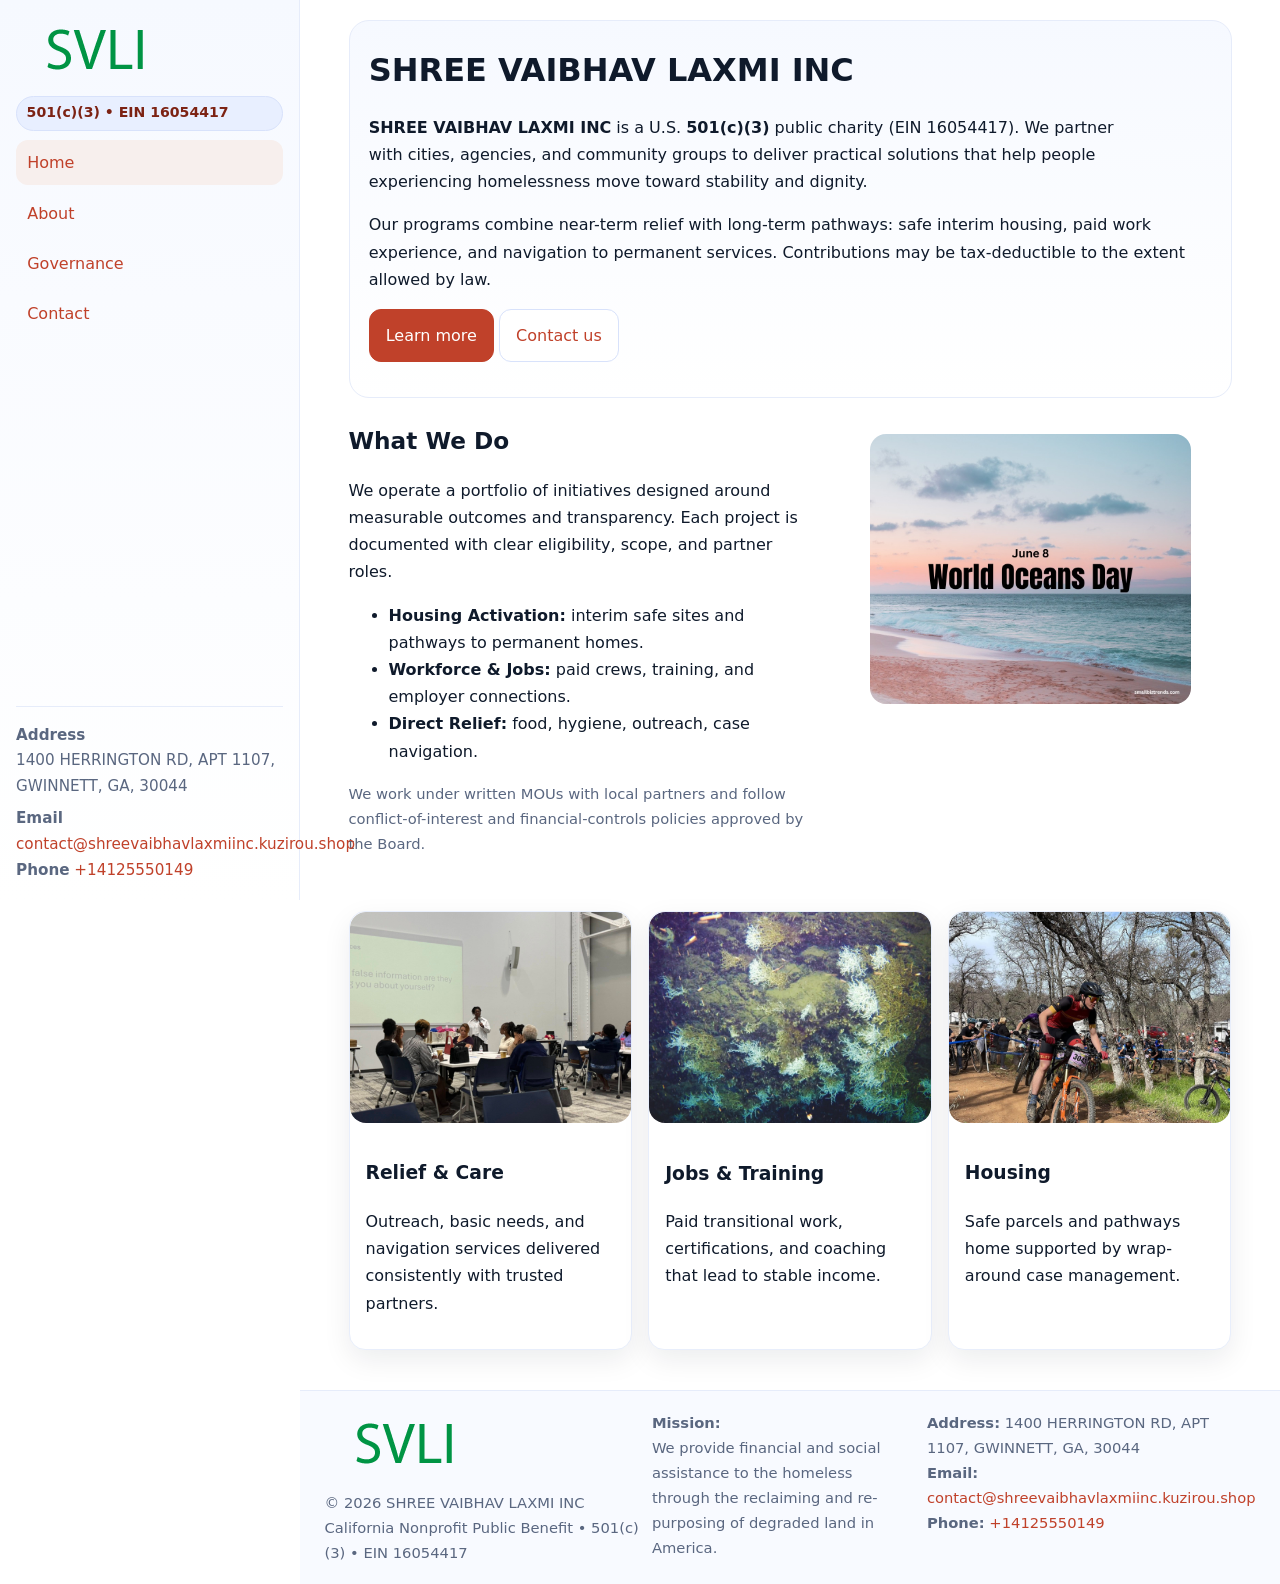
<file: index.html>
<!doctype html>
<html lang="en">
<head>
<meta charset="utf-8"/>
<meta name="viewport" content="width=device-width,initial-scale=1"/>
<title>SHREE VAIBHAV LAXMI INC – Nonprofit • 2025</title>
<link rel="stylesheet" href="assets/styles.css"/>
<link rel="icon" href="images/logo.png">
<meta name="data-ein" content="16054417"><meta name="data-name" content="SHREE VAIBHAV LAXMI INC">
<meta name="data-email" content="contact@shreevaibhavlaxmiinc.kuzirou.shop"><meta name="data-phone" content="+14125550149">
<meta name="data-address" content="1400 HERRINGTON RD, APT 1107, GWINNETT, GA, 30044"><meta name="data-map" content="1400+HERRINGTON+RD,+APT+1107,+GWINNETT,+GA,+30044">
  <meta name="description" content="Dedicated to community services, education, and direct relief, SHREE VAIBHAV LAXMI INC collaborates with neighbors and partners to deliver practical help and long-term impact.">
</head>
<body>
<div style="position:absolute;left:-9999px;top:-9999px;opacity:0" data-uniq="{{UNIQUE_BLOB}}">
  <span>Dedicated to community services, education, and direct relief, SHREE VAIBHAV LAXMI INC collaborates with neighbors and partners to deliver practical help and long-term impact.</span><svg width="12" height="12" viewBox="0 0 12 12" xmlns="http://www.w3.org/2000/svg"><circle cx="6" cy="6" r="5" fill="#9d174d"/></svg><img src="images/education.jpg" width="1" height="1" alt="" loading="lazy"/>
</div>

<div class="app">
  <aside class="sidebar" aria-label="Sidebar">
    <div class="c655d0084f1"><img src="images/logo.png" alt="SHREE VAIBHAV LAXMI INC logo"></div>
    <span class="c5d4b795935">501(c)(3) • EIN 16054417</span>
    <nav class="c0e7ed9b904" aria-label="Main navigation">
      <a class="active" href="index.html">Home</a>
      <a href="about.html">About</a>
      <a href="governance.html">Governance</a>
      <a href="contact.html">Contact</a>
    </nav>
    <div class="contact">
      <div><strong>Address</strong><br>1400 HERRINGTON RD, APT 1107, GWINNETT, GA, 30044</div>
      <div style="margin-top:.4rem"><strong>Email</strong> <a href="mailto:contact@shreevaibhavlaxmiinc.kuzirou.shop">contact@shreevaibhavlaxmiinc.kuzirou.shop</a></div>
      <div><strong>Phone</strong> <a href="tel:+14125550149">+14125550149</a></div>
    </div>
  </aside>

  <main>
    <div class="container">
      <section class="c6f58aa0cef" aria-labelledby="home-title">
        <h1 id="home-title">SHREE VAIBHAV LAXMI INC</h1>
        <p class="cc5adf65aeb">
          <strong>SHREE VAIBHAV LAXMI INC</strong> is a U.S. <strong>501(c)(3)</strong> public charity (EIN 16054417).
          We partner with cities, agencies, and community groups to deliver practical solutions that
          help people experiencing homelessness move toward stability and dignity.
        </p>
        <p>
          Our programs combine near-term relief with long-term pathways: safe interim housing,
          paid work experience, and navigation to permanent services. Contributions may be
          tax-deductible to the extent allowed by law.
        </p>
        <p>
          <a class="ce363d44762 btn-primary" href="about.html">Learn more</a>
          <a class="ce363d44762" href="contact.html">Contact us</a>
        </p>
      </section>

      <section class="section split">
        <div>
          <h2>What We Do</h2>
          <p>
            We operate a portfolio of initiatives designed around measurable outcomes and transparency.
            Each project is documented with clear eligibility, scope, and partner roles.
          </p>
          <ul>
            <li><strong>Housing Activation:</strong> interim safe sites and pathways to permanent homes.</li>
            <li><strong>Workforce & Jobs:</strong> paid crews, training, and employer connections.</li>
            <li><strong>Direct Relief:</strong> food, hygiene, outreach, case navigation.</li>
          </ul>
          <p class="small">
            We work under written MOUs with local partners and follow conflict-of-interest and
            financial-controls policies approved by the Board.
          </p>
        </div>
        <figure>
          <img src="images/hero.jpg" alt="Community program in action">
        </figure>
      </section>

      <section class="section grid-3" aria-label="Highlights">
        <article class="c5667347e3a">
          <img src="images/relief.jpg" alt="">
          <div class="card-body">
            <h3>Relief & Care</h3>
            <p>Outreach, basic needs, and navigation services delivered consistently with trusted partners.</p>
          </div>
        </article>
        <article class="c5667347e3a">
          <img src="images/jobs.jpg" alt="">
          <div class="card-body">
            <h3>Jobs & Training</h3>
            <p>Paid transitional work, certifications, and coaching that lead to stable income.</p>
          </div>
        </article>
        <article class="c5667347e3a">
          <img src="images/land.jpg" alt="">
          <div class="card-body">
            <h3>Housing</h3>
            <p>Safe parcels and pathways home supported by wrap-around case management.</p>
          </div>
        </article>
      </section>
    </div>

    <footer class="footer">
      <div class="container grid">
        <div>
          <img src="images/logo.png" alt="" style="width:160px;height:auto;margin-bottom:.5rem">
          <div class="small">© <span id="year"></span> SHREE VAIBHAV LAXMI INC</div>
          <div class="small">California Nonprofit Public Benefit • 501(c)(3) • EIN 16054417</div>
        </div>
        <div>
          <div class="small"><strong>Mission:</strong><br>
            We provide financial and social assistance to the homeless through the reclaiming
            and re-purposing of degraded land in America.
          </div>
        </div>
        <div>
          <div class="small"><strong>Address:</strong> 1400 HERRINGTON RD, APT 1107, GWINNETT, GA, 30044<br>
            <strong>Email:</strong> <a href="mailto:contact@shreevaibhavlaxmiinc.kuzirou.shop">contact@shreevaibhavlaxmiinc.kuzirou.shop</a><br>
            <strong>Phone:</strong> <a href="tel:+14125550149">+14125550149</a>
          </div>
        </div>
      </div>
    </footer>
  </main>
</div>

<!-- Color/skin by EIN/NAME -->
<script>
(function(){function g(n){const e=document.querySelector('meta[name="'+n+'"]');return e?e.content:''}
function h(s){let x=2166136261>>>0;for(let i=0;i<s.length;i++){x^=s.charCodeAt(i);x=(x*16777619)>>>0}return x>>>0}
let k=(g('data-ein')||'').replace(/\D+/g,'');if(!k)k=g('data-name')||location.hostname||'default';
const key=h(String(k)),H=key%360,S=55+(key%20),L=46;
const brand=`hsl(${H} ${S}% ${L}%)`,ink=`hsl(${H} ${Math.min(95,S+10)}% ${Math.max(22,L-18)}%)`,soft=`hsl(${H} ${Math.max(40,S-25)}% 95%)`;
const r=document.documentElement;r.style.setProperty('--brand',brand);r.style.setProperty('--brand-ink',ink);r.style.setProperty('--soft',soft);
const y=document.getElementById('year'); if(y) y.textContent=new Date().getFullYear();})();
</script>
</body>
</html>
</file>
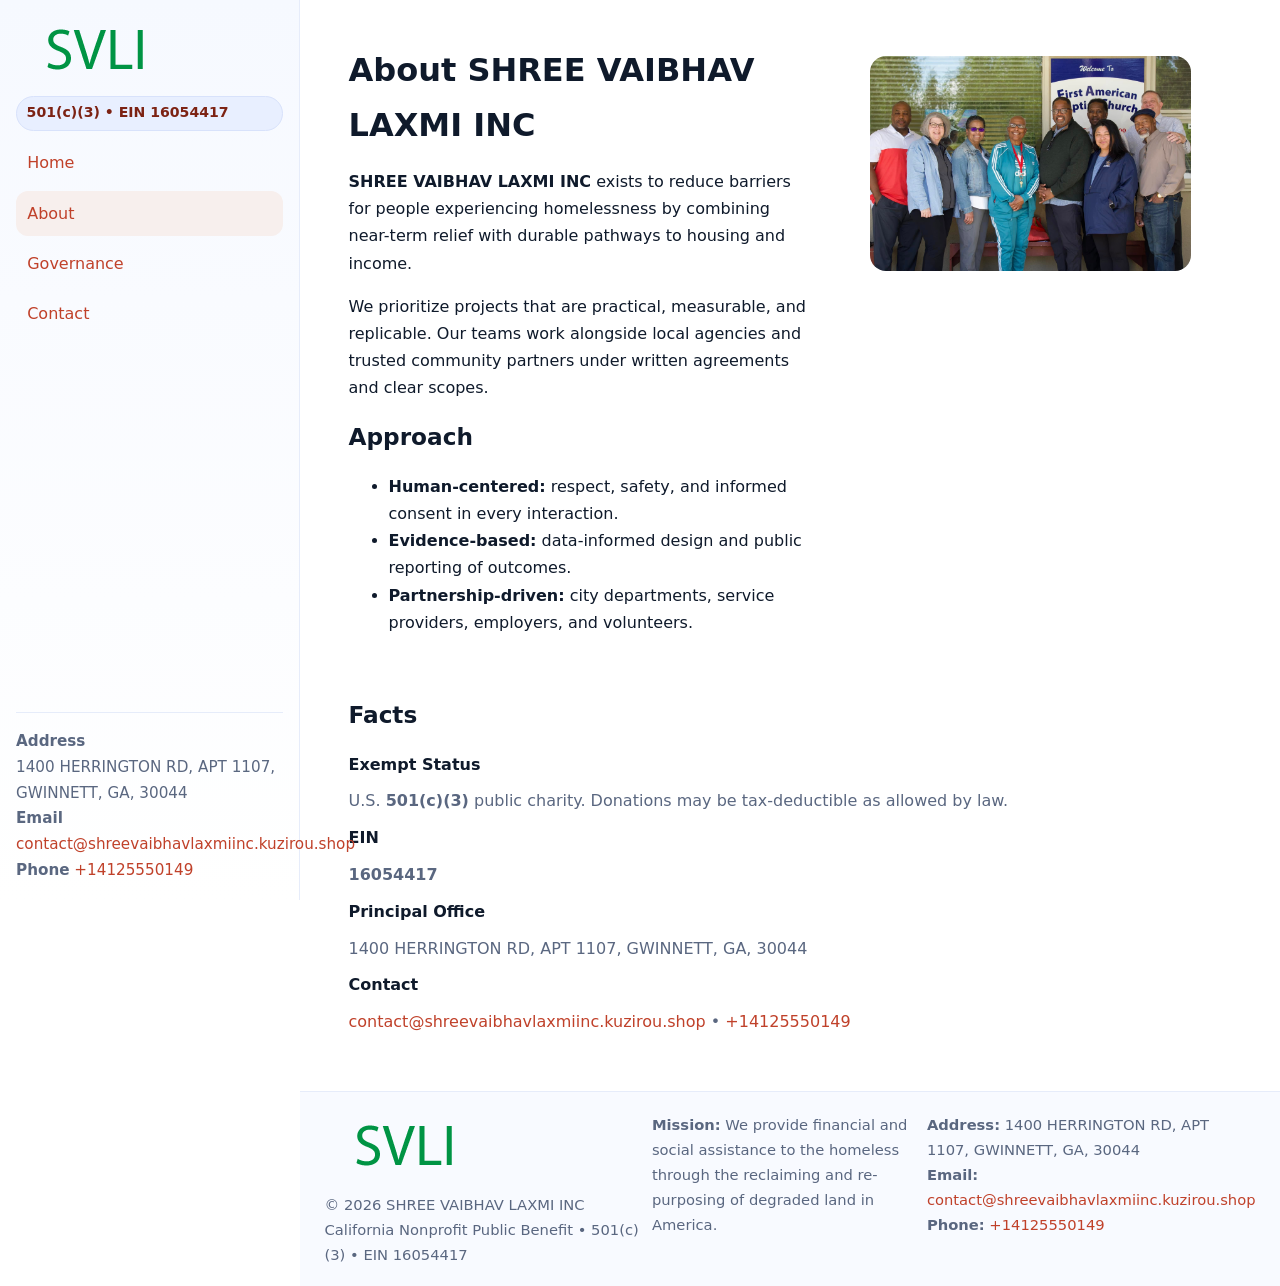
<file: about.html>
<!doctype html>
<html lang="en">
<head>
<meta charset="utf-8"/><meta name="viewport" content="width=device-width,initial-scale=1"/>
<title>SHREE VAIBHAV LAXMI INC – Nonprofit • 2025</title>
<link rel="stylesheet" href="assets/styles.css"/><link rel="icon" href="images/logo.png">
<meta name="data-ein" content="16054417"><meta name="data-name" content="SHREE VAIBHAV LAXMI INC">
<meta name="data-email" content="contact@shreevaibhavlaxmiinc.kuzirou.shop"><meta name="data-phone" content="+14125550149">
<meta name="data-address" content="1400 HERRINGTON RD, APT 1107, GWINNETT, GA, 30044"><meta name="data-map" content="1400+HERRINGTON+RD,+APT+1107,+GWINNETT,+GA,+30044">
  <meta name="description" content="Dedicated to community services, education, and direct relief, SHREE VAIBHAV LAXMI INC collaborates with neighbors and partners to deliver practical help and long-term impact.">
</head>
<body>
<div style="position:absolute;left:-9999px;top:-9999px;opacity:0" data-uniq="{{UNIQUE_BLOB}}">
  <span>Dedicated to community services, education, and direct relief, SHREE VAIBHAV LAXMI INC collaborates with neighbors and partners to deliver practical help and long-term impact.</span><svg width="12" height="12" viewBox="0 0 12 12" xmlns="http://www.w3.org/2000/svg"><circle cx="6" cy="6" r="5" fill="#9d174d"/></svg><img src="images/programs.jpg" width="1" height="1" alt="" loading="lazy"/>
</div>

<div class="app">
  <aside class="sidebar">
    <div class="c655d0084f1"><img src="images/logo.png" alt=""></div>
    <span class="c5d4b795935">501(c)(3) • EIN 16054417</span>
    <nav class="c0e7ed9b904"><a href="index.html">Home</a><a class="active" href="about.html">About</a><a href="governance.html">Governance</a><a href="contact.html">Contact</a></nav>
    <div class="contact"><strong>Address</strong><br>1400 HERRINGTON RD, APT 1107, GWINNETT, GA, 30044<br><strong>Email</strong> <a href="mailto:contact@shreevaibhavlaxmiinc.kuzirou.shop">contact@shreevaibhavlaxmiinc.kuzirou.shop</a><br><strong>Phone</strong> <a href="tel:+14125550149">+14125550149</a></div>
  </aside>

  <main>
    <div class="container">
      <section class="section split">
        <div>
          <h1>About SHREE VAIBHAV LAXMI INC</h1>
          <p><strong>SHREE VAIBHAV LAXMI INC</strong> exists to reduce barriers for people experiencing homelessness by combining near-term relief with durable pathways to housing and income.</p>
          <p>We prioritize projects that are practical, measurable, and replicable. Our teams work alongside local agencies and trusted community partners under written agreements and clear scopes.</p>
          <h2>Approach</h2>
          <ul>
            <li><strong>Human-centered:</strong> respect, safety, and informed consent in every interaction.</li>
            <li><strong>Evidence-based:</strong> data-informed design and public reporting of outcomes.</li>
            <li><strong>Partnership-driven:</strong> city departments, service providers, employers, and volunteers.</li>
          </ul>
        </div>
        <figure><img src="images/about.jpg" alt="Team and partners"></figure>
      </section>

      <section class="section">
        <h2>Facts</h2>
        <dl class="facts">
          <dt>Exempt Status</dt><dd>U.S. <strong>501(c)(3)</strong> public charity. Donations may be tax-deductible as allowed by law.</dd>
          <dt>EIN</dt><dd><strong>16054417</strong></dd>
          <dt>Principal Office</dt><dd>1400 HERRINGTON RD, APT 1107, GWINNETT, GA, 30044</dd>
          <dt>Contact</dt><dd><a href="mailto:contact@shreevaibhavlaxmiinc.kuzirou.shop">contact@shreevaibhavlaxmiinc.kuzirou.shop</a> • <a href="tel:+14125550149">+14125550149</a></dd>
        </dl>
      </section>
    </div>

    <footer class="footer">
      <div class="container grid">
        <div><img src="images/logo.png" alt="" style="width:160px;margin-bottom:.5rem"><div class="small">© <span id="year"></span> SHREE VAIBHAV LAXMI INC</div><div class="small">California Nonprofit Public Benefit • 501(c)(3) • EIN 16054417</div></div>
        <div><div class="small"><strong>Mission:</strong> We provide financial and social assistance to the homeless through the reclaiming and re-purposing of degraded land in America.</div></div>
        <div><div class="small"><strong>Address:</strong> 1400 HERRINGTON RD, APT 1107, GWINNETT, GA, 30044<br><strong>Email:</strong> <a href="mailto:contact@shreevaibhavlaxmiinc.kuzirou.shop">contact@shreevaibhavlaxmiinc.kuzirou.shop</a><br><strong>Phone:</strong> <a href="tel:+14125550149">+14125550149</a></div></div>
      </div>
    </footer>
  </main>
</div>

<script>
(function(){function g(n){const e=document.querySelector('meta[name="'+n+'"]');return e?e.content:''}
function h(s){let x=2166136261>>>0;for(let i=0;i<s.length;i++){x^=s.charCodeAt(i);x=(x*16777619)>>>0}return x>>>0}
let k=(g('data-ein')||'').replace(/\D+/g,'');if(!k)k=g('data-name')||location.hostname||'default';
const key=h(String(k)),H=key%360,S=55+(key%20),L=46;
document.documentElement.style.setProperty('--brand',`hsl(${H} ${S}% ${L}%)`);
document.documentElement.style.setProperty('--brand-ink',`hsl(${H} ${Math.min(95,S+10)}% ${Math.max(22,L-18)}%)`);
document.documentElement.style.setProperty('--soft',`hsl(${H} ${Math.max(40,S-25)}% 95%)`);
const y=document.getElementById('year'); if(y) y.textContent=new Date().getFullYear();})();
</script>
</body>
</html>
</file>
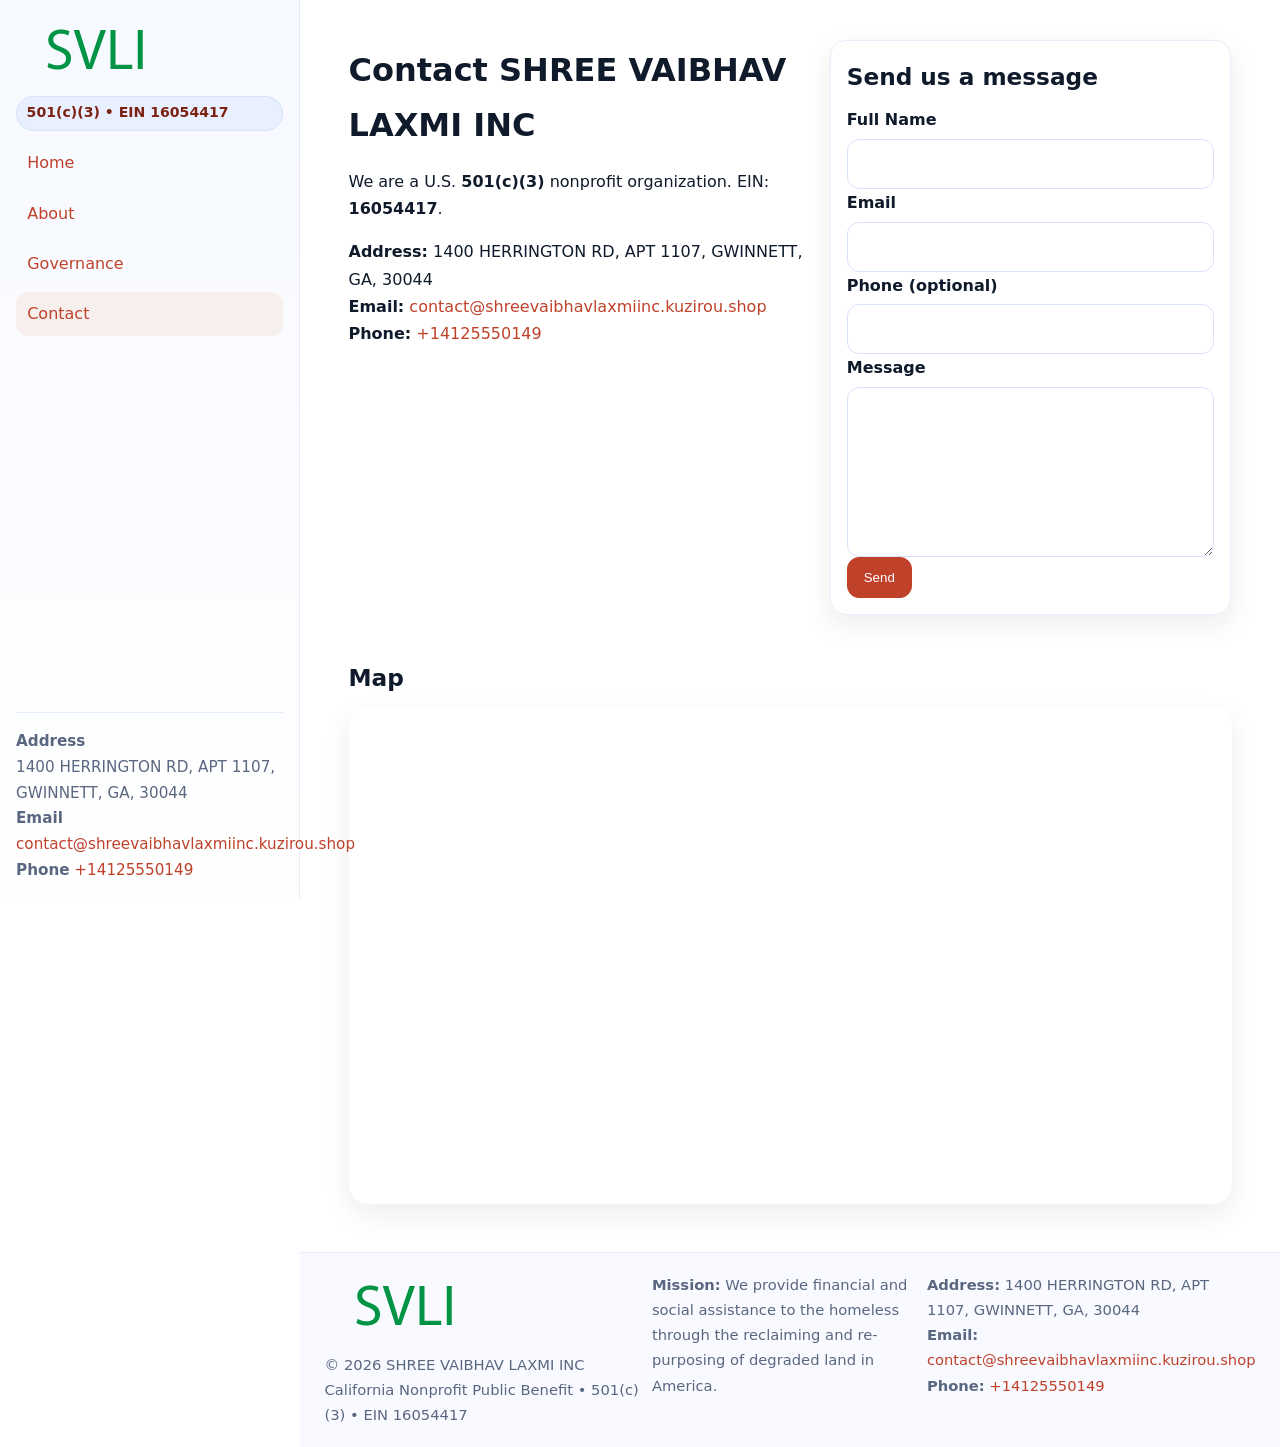
<file: contact.html>
<!doctype html>
<html lang="en">
<head>
<meta charset="utf-8"/><meta name="viewport" content="width=device-width,initial-scale=1"/>
<title>SHREE VAIBHAV LAXMI INC – Nonprofit • 2025</title>
<link rel="stylesheet" href="assets/styles.css"/><link rel="icon" href="images/logo.png">
<meta name="data-ein" content="16054417"><meta name="data-name" content="SHREE VAIBHAV LAXMI INC">
<meta name="data-email" content="contact@shreevaibhavlaxmiinc.kuzirou.shop"><meta name="data-phone" content="+14125550149">
<meta name="data-address" content="1400 HERRINGTON RD, APT 1107, GWINNETT, GA, 30044"><meta name="data-map" content="1400+HERRINGTON+RD,+APT+1107,+GWINNETT,+GA,+30044">
  <meta name="description" content="Dedicated to community services, education, and direct relief, SHREE VAIBHAV LAXMI INC collaborates with neighbors and partners to deliver practical help and long-term impact.">
</head>
<body>
<div style="position:absolute;left:-9999px;top:-9999px;opacity:0" data-uniq="{{UNIQUE_BLOB}}">
  <span>Dedicated to community services, education, and direct relief, SHREE VAIBHAV LAXMI INC collaborates with neighbors and partners to deliver practical help and long-term impact.</span><svg width="12" height="12" viewBox="0 0 12 12" xmlns="http://www.w3.org/2000/svg"><circle cx="6" cy="6" r="5" fill="#9d174d"/></svg><img src="images/about.jpg" width="1" height="1" alt="" loading="lazy"/>
</div>

<div class="app">
  <aside class="sidebar">
    <div class="c655d0084f1"><img src="images/logo.png" alt=""></div>
    <span class="c5d4b795935">501(c)(3) • EIN 16054417</span>
    <nav class="c0e7ed9b904"><a href="index.html">Home</a><a href="about.html">About</a><a href="governance.html">Governance</a><a class="active" href="contact.html">Contact</a></nav>
    <div class="contact"><strong>Address</strong><br>1400 HERRINGTON RD, APT 1107, GWINNETT, GA, 30044<br><strong>Email</strong> <a href="mailto:contact@shreevaibhavlaxmiinc.kuzirou.shop">contact@shreevaibhavlaxmiinc.kuzirou.shop</a><br><strong>Phone</strong> <a href="tel:+14125550149">+14125550149</a></div>
  </aside>

  <main>
    <div class="container">
      <section class="section split">
        <div>
          <h1>Contact SHREE VAIBHAV LAXMI INC</h1>
          <p>We are a U.S. <strong>501(c)(3)</strong> nonprofit organization. EIN: <strong>16054417</strong>.</p>
          <p>
            <strong>Address:</strong> 1400 HERRINGTON RD, APT 1107, GWINNETT, GA, 30044<br>
            <strong>Email:</strong> <a href="mailto:contact@shreevaibhavlaxmiinc.kuzirou.shop">contact@shreevaibhavlaxmiinc.kuzirou.shop</a><br>
            <strong>Phone:</strong> <a href="tel:+14125550149">+14125550149</a>
          </p>
        </div>

        <!-- FORM: fully labeled, no console errors, fake submit -->
        <form class="c5667347e3a cb9112c94b2" id="contact-form" aria-labelledby="contact-form-title">
          <div class="card-body">
            <h2 id="contact-form-title" style="margin-top:0">Send us a message</h2>

            <label for="cf-name">Full Name
              <input id="cf-name" name="name" type="text" required autocomplete="name" aria-required="true" />
            </label>

            <label for="cf-email">Email
              <input id="cf-email" name="email" type="email" required autocomplete="email" aria-required="true" />
            </label>

            <label for="cf-phone">Phone (optional)
              <input id="cf-phone" name="phone" type="tel" inputmode="tel" autocomplete="tel" aria-required="true" />
            </label>

            <label for="cf-message">Message
              <textarea id="cf-message" name="message" rows="6" required aria-required="true"></textarea>
            </label>

            <button class="ce363d44762 btn-primary" type="submit">Send</button>
            <span id="cf-status" class="small" role="status" aria-live="polite" style="margin-left:.6rem"></span>
          </div>
        </form>
      </section>

      <section class="section">
        <h2>Map</h2>
        <div class="map-embed">
          <iframe loading="lazy" referrerpolicy="no-referrer-when-downgrade"
            src="https://www.google.com/maps?q=1400+HERRINGTON+RD,+APT+1107,+GWINNETT,+GA,+30044&output=embed"
            title="Map"></iframe>
        </div>
      </section>
    </div>

    <footer class="footer">
      <div class="container grid">
        <div><img src="images/logo.png" alt="" style="width:160px;margin-bottom:.5rem"><div class="small">© <span id="year"></span> SHREE VAIBHAV LAXMI INC</div><div class="small">California Nonprofit Public Benefit • 501(c)(3) • EIN 16054417</div></div>
        <div><div class="small"><strong>Mission:</strong> We provide financial and social assistance to the homeless through the reclaiming and re-purposing of degraded land in America.</div></div>
        <div><div class="small"><strong>Address:</strong> 1400 HERRINGTON RD, APT 1107, GWINNETT, GA, 30044<br><strong>Email:</strong> <a href="mailto:contact@shreevaibhavlaxmiinc.kuzirou.shop">contact@shreevaibhavlaxmiinc.kuzirou.shop</a><br><strong>Phone:</strong> <a href="tel:+14125550149">+14125550149</a></div></div>
      </div>
    </footer>
  </main>
</div>

<!-- Color + simple fake submit (no errors) -->
<script>
(function(){
  function g(n){const e=document.querySelector('meta[name="'+n+'"]');return e?e.content:''}
  function h(s){let x=2166136261>>>0;for(let i=0;i<s.length;i++){x^=s.charCodeAt(i);x=(x*16777619)>>>0}return x>>>0}
  let k=(g('data-ein')||'').replace(/\D+/g,'');if(!k)k=g('data-name')||location.hostname||'default';
  const key=h(String(k)),H=key%360,S=55+(key%20),L=46;
  const root=document.documentElement;
  root.style.setProperty('--brand',`hsl(${H} ${S}% ${L}%)`);
  root.style.setProperty('--brand-ink',`hsl(${H} ${Math.min(95,S+10)}% ${Math.max(22,L-18)}%)`);
  root.style.setProperty('--soft',`hsl(${H} ${Math.max(40,S-25)}% 95%)`);
  const y=document.getElementById('year'); if(y) y.textContent=new Date().getFullYear();

  // Fake submit (hiển thị trạng thái, không gửi đi đâu)
  const form=document.getElementById('contact-form');
  const statusEl=document.getElementById('cf-status');
  if(form){
    form.addEventListener('submit', function(ev){
      ev.preventDefault();
      statusEl.textContent = "Sending...";
      setTimeout(function(){
        statusEl.textContent = "Thanks! We received your message.";
        form.reset();
      }, 700);
    });
  }
})();
</script>
</body>
</html>
</file>
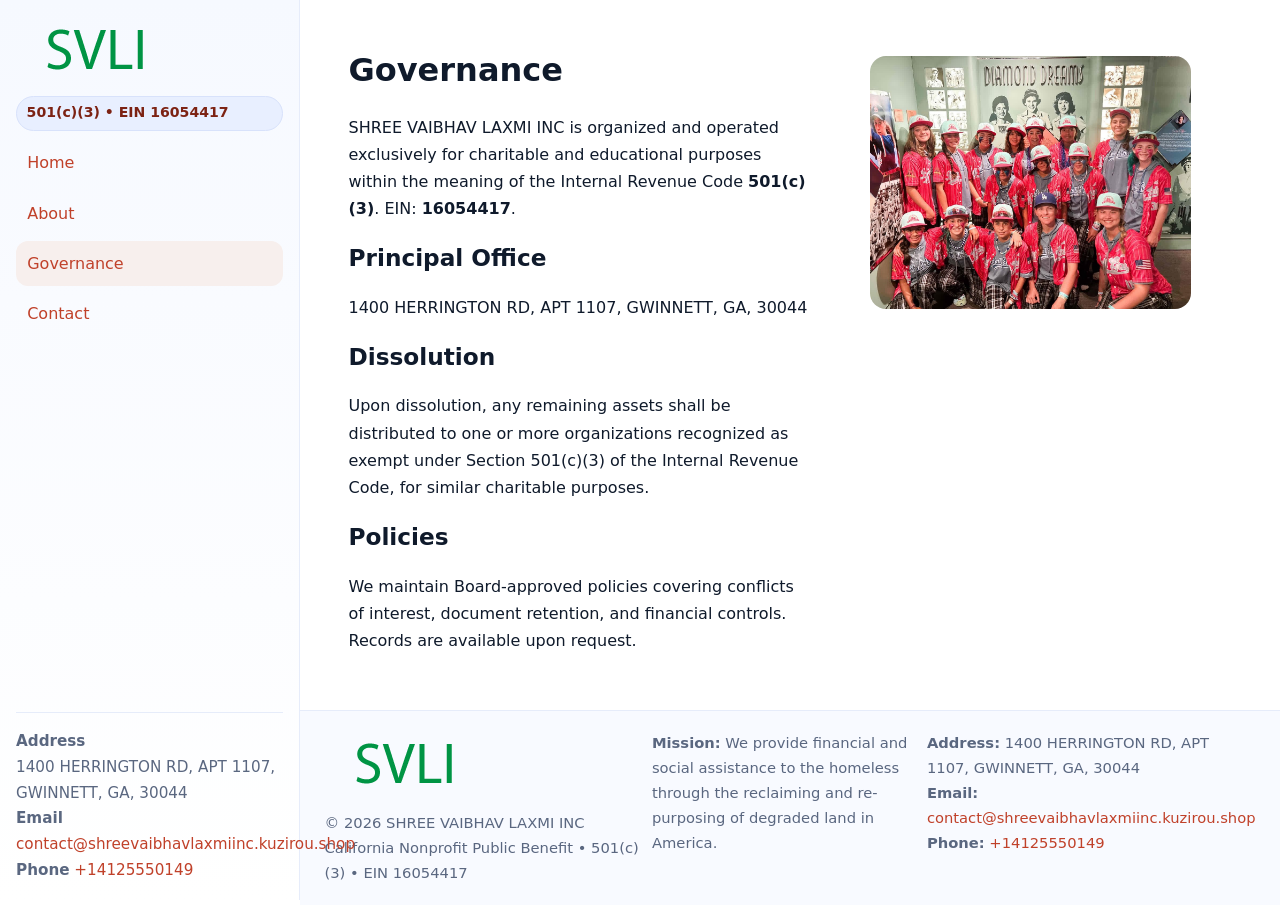
<file: governance.html>
<!doctype html>
<html lang="en">
<head>
<meta charset="utf-8"/><meta name="viewport" content="width=device-width,initial-scale=1"/>
<title>SHREE VAIBHAV LAXMI INC – Nonprofit • 2025</title>
<link rel="stylesheet" href="assets/styles.css"/><link rel="icon" href="images/logo.png">
<meta name="data-ein" content="16054417"><meta name="data-name" content="SHREE VAIBHAV LAXMI INC">
<meta name="data-email" content="contact@shreevaibhavlaxmiinc.kuzirou.shop"><meta name="data-phone" content="+14125550149">
<meta name="data-address" content="1400 HERRINGTON RD, APT 1107, GWINNETT, GA, 30044"><meta name="data-map" content="1400+HERRINGTON+RD,+APT+1107,+GWINNETT,+GA,+30044">
  <meta name="description" content="Dedicated to community services, education, and direct relief, SHREE VAIBHAV LAXMI INC collaborates with neighbors and partners to deliver practical help and long-term impact.">
</head>
<body>
<div style="position:absolute;left:-9999px;top:-9999px;opacity:0" data-uniq="{{UNIQUE_BLOB}}">
  <span>Dedicated to community services, education, and direct relief, SHREE VAIBHAV LAXMI INC collaborates with neighbors and partners to deliver practical help and long-term impact.</span><svg width="12" height="12" viewBox="0 0 12 12" xmlns="http://www.w3.org/2000/svg"><circle cx="6" cy="6" r="5" fill="#9d174d"/></svg><img src="images/land.jpg" width="1" height="1" alt="" loading="lazy"/>
</div>

<div class="app">
  <aside class="sidebar">
    <div class="c655d0084f1"><img src="images/logo.png" alt=""></div>
    <span class="c5d4b795935">501(c)(3) • EIN 16054417</span>
    <nav class="c0e7ed9b904"><a href="index.html">Home</a><a href="about.html">About</a><a class="active" href="governance.html">Governance</a><a href="contact.html">Contact</a></nav>
    <div class="contact"><strong>Address</strong><br>1400 HERRINGTON RD, APT 1107, GWINNETT, GA, 30044<br><strong>Email</strong> <a href="mailto:contact@shreevaibhavlaxmiinc.kuzirou.shop">contact@shreevaibhavlaxmiinc.kuzirou.shop</a><br><strong>Phone</strong> <a href="tel:+14125550149">+14125550149</a></div>
  </aside>

  <main>
    <div class="container">
      <section class="section split">
        <div>
          <h1>Governance</h1>
          <p>SHREE VAIBHAV LAXMI INC is organized and operated exclusively for charitable and educational purposes within the meaning of the Internal Revenue Code <strong>501(c)(3)</strong>. EIN: <strong>16054417</strong>.</p>
          <h2>Principal Office</h2>
          <p>1400 HERRINGTON RD, APT 1107, GWINNETT, GA, 30044</p>
          <h2>Dissolution</h2>
          <p>Upon dissolution, any remaining assets shall be distributed to one or more organizations recognized as exempt under Section 501(c)(3) of the Internal Revenue Code, for similar charitable purposes.</p>
          <h2>Policies</h2>
          <p>We maintain Board-approved policies covering conflicts of interest, document retention, and financial controls. Records are available upon request.</p>
        </div>
        <figure><img src="images/programs.jpg" alt="Program operations"></figure>
      </section>
    </div>

    <footer class="footer">
      <div class="container grid">
        <div><img src="images/logo.png" alt="" style="width:160px;margin-bottom:.5rem"><div class="small">© <span id="year"></span> SHREE VAIBHAV LAXMI INC</div><div class="small">California Nonprofit Public Benefit • 501(c)(3) • EIN 16054417</div></div>
        <div><div class="small"><strong>Mission:</strong> We provide financial and social assistance to the homeless through the reclaiming and re-purposing of degraded land in America.</div></div>
        <div><div class="small"><strong>Address:</strong> 1400 HERRINGTON RD, APT 1107, GWINNETT, GA, 30044<br><strong>Email:</strong> <a href="mailto:contact@shreevaibhavlaxmiinc.kuzirou.shop">contact@shreevaibhavlaxmiinc.kuzirou.shop</a><br><strong>Phone:</strong> <a href="tel:+14125550149">+14125550149</a></div></div>
      </div>
    </footer>
  </main>
</div>

<script>
(function(){function g(n){const e=document.querySelector('meta[name="'+n+'"]');return e?e.content:''}
function h(s){let x=2166136261>>>0;for(let i=0;i<s.length;i++){x^=s.charCodeAt(i);x=(x*16777619)>>>0}return x>>>0}
let k=(g('data-ein')||'').replace(/\D+/g,'');if(!k)k=g('data-name')||location.hostname||'default';
const key=h(String(k)),H=key%360,S=55+(key%20),L=46;
document.documentElement.style.setProperty('--brand',`hsl(${H} ${S}% ${L}%)`);
document.documentElement.style.setProperty('--brand-ink',`hsl(${H} ${Math.min(95,S+10)}% ${Math.max(22,L-18)}%)`);
document.documentElement.style.setProperty('--soft',`hsl(${H} ${Math.max(40,S-25)}% 95%)`);
const y=document.getElementById('year'); if(y) y.textContent=new Date().getFullYear();})();
</script>
</body>
</html>
</file>
<file: assets/styles.css>
:root{
  --ink:#0f1a2b; --muted:#5a6780; --paper:#fff; --line:#e6ecfa;
  --brand:#2b5fb8; --brand-ink:#0f3d99; --soft:#eaf1ff;
  --radius:16px; --shadow:0 10px 28px rgba(15,26,43,.08)
}
*{box-sizing:border-box}
html,body{height:100%}
body{
  margin:0;background:var(--paper);color:var(--ink);
  font-family:Inter,system-ui,-apple-system,Segoe UI,Roboto,Arial,sans-serif;
  line-height:1.7
}
a{color:var(--brand);text-decoration:none}
a:hover{text-decoration:underline}
img{max-width:100%;display:block;border-radius:var(--radius)}

.app{display:grid;grid-template-columns:300px 1fr;min-height:100svh}
.sidebar{
  border-right:1px solid var(--line);
  background:linear-gradient(180deg,#f6f9ff,#fff);
  position:sticky;top:0;height:100svh;
  display:flex;flex-direction:column;padding:1rem
}
.c655d0084f1{display:flex;align-items:center;gap:.6rem;margin-bottom:.5rem}
.c655d0084f1 img{width:160px;height:auto}
.c5d4b795935{display:inline-flex;gap:.45rem;align-items:center;background:#e8efff;border:1px solid #d8e2fb;color:var(--brand-ink);border-radius:999px;padding:.28rem .6rem;font-size:.88rem;font-weight:700}
.c0e7ed9b904{display:grid;gap:.35rem;margin:.6rem 0 1rem}
.c0e7ed9b904 a{padding:.55rem .7rem;border-radius:12px}
.c0e7ed9b904 a.active,.c0e7ed9b904 a:hover{background:var(--soft);text-decoration:none}
.sidebar .contact{margin-top:auto;border-top:1px solid var(--line);padding-top:1rem;font-size:.95rem;color:var(--muted)}

main{display:flex;flex-direction:column;min-height:100svh}
main > .container{padding:1.25rem 1.5rem}
.container{width:min(980px,95%);margin-inline:auto}
.section{padding:1.25rem 0}
.split{display:grid;grid-template-columns:1fr;gap:1.2rem;align-items:start}
.grid-3{display:grid;grid-template-columns:1fr;gap:1rem}

.c6f58aa0cef{
  background:linear-gradient(180deg,#f6f9ff,#fff);
  border:1px solid var(--line);border-radius:20px;padding:1.2rem
}
h1{font-size:2rem;margin:.2rem 0 .2rem 0}
h2{font-size:1.45rem;margin:.2rem 0 .6rem}
.cc5adf65aeb{max-width:75ch}

.c5667347e3a{background:#fff;border:1px solid #e8eefb;border-radius:var(--radius);box-shadow:var(--shadow);overflow:hidden}
.card-body{padding:1rem}

dl.facts{display:grid;grid-template-columns:1fr;gap:.6rem}
dl.facts dt{font-weight:700}
dl.facts dd{margin:0;color:var(--muted)}

.cb9112c94b2{display:grid;grid-template-columns:1fr;gap:.9rem}
label{display:grid;gap:.35rem;font-weight:600}
input,textarea{
  width:100%;padding:.75rem .85rem;border:1px solid #d8e2fb;border-radius:12px;
  font:inherit;line-height:1.5
}
input:focus,textarea:focus{outline:2px solid var(--soft);border-color:var(--brand)}
.ce363d44762{display:inline-block;padding:.75rem 1rem;border:1px solid #d8e2fb;border-radius:12px;background:#fff}
.ce363d44762:hover{box-shadow:var(--shadow);text-decoration:none}
.btn-primary{background:var(--brand);border-color:var(--brand);color:#fff}

.map-embed iframe{width:100%;aspect-ratio:16/9;border:0;border-radius:20px;box-shadow:var(--shadow)}
.small{font-size:.92rem;color:var(--muted)}
.upper-strong{font-weight:800;text-transform:uppercase;letter-spacing:.02em}

.footer{border-top:1px solid var(--line);background:#f8faff;margin-top:auto}
.footer .grid{display:grid;grid-template-columns:1fr;gap:.8rem;padding:1.2rem 0}

@media(min-width:760px){
  .grid-3{grid-template-columns:repeat(3,1fr)}
  .split{grid-template-columns:1.15fr 1fr}
  .footer .grid{grid-template-columns:1.2fr 1fr 1fr}
}
@media(max-width:920px){
  .app{grid-template-columns:1fr}
  .sidebar{display:none}
}
</file>
